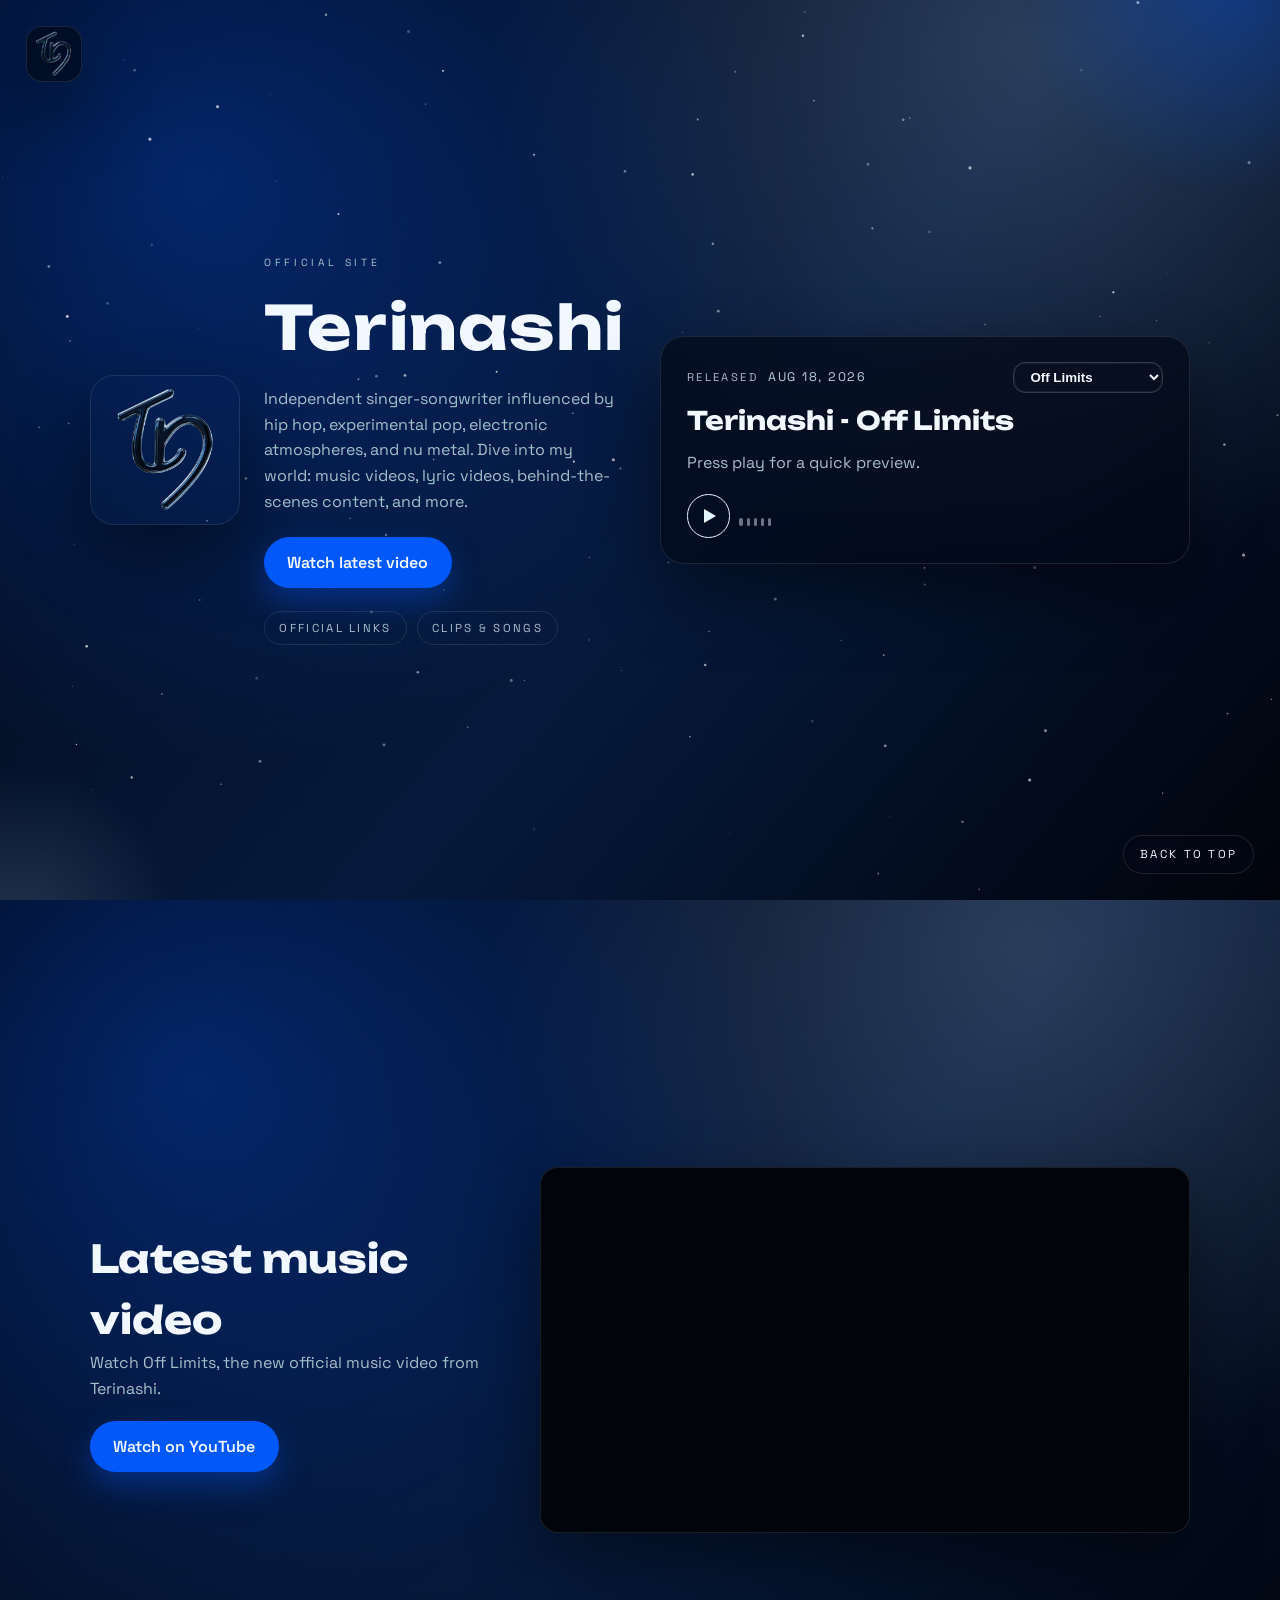
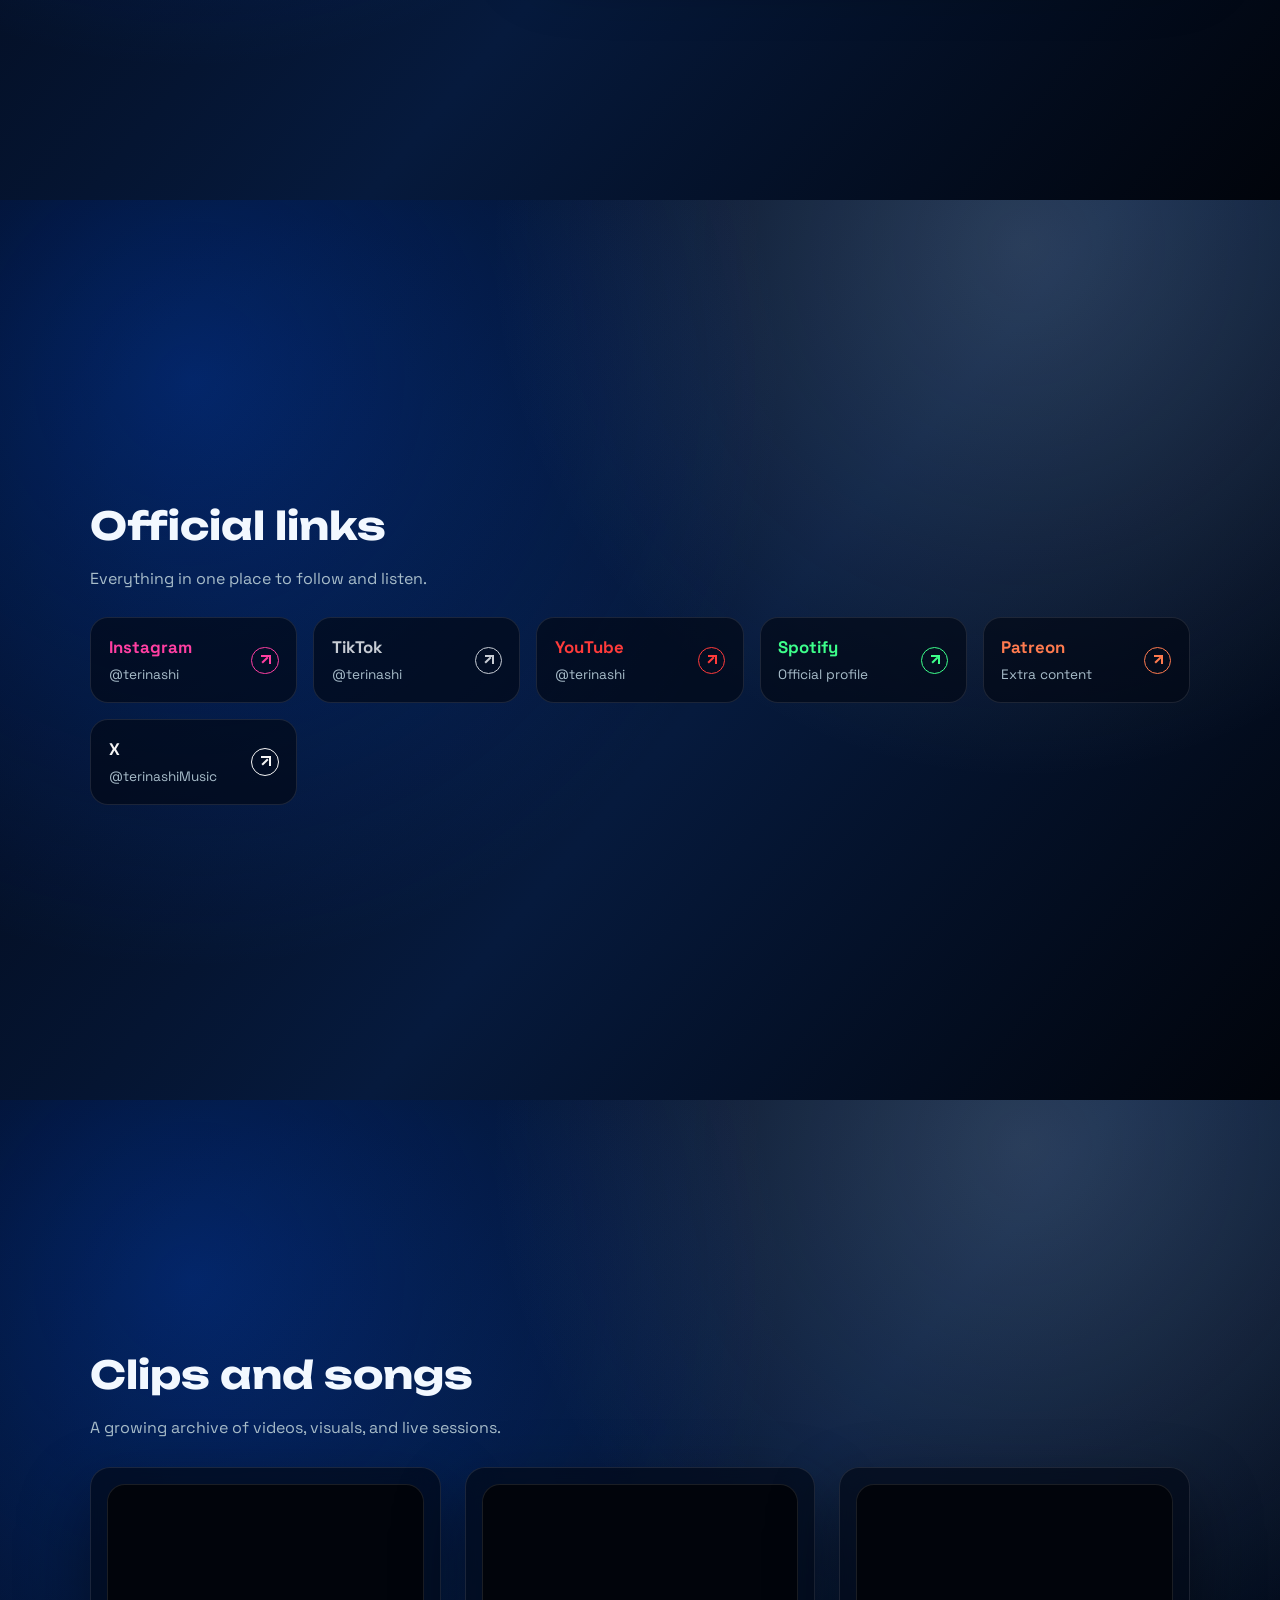
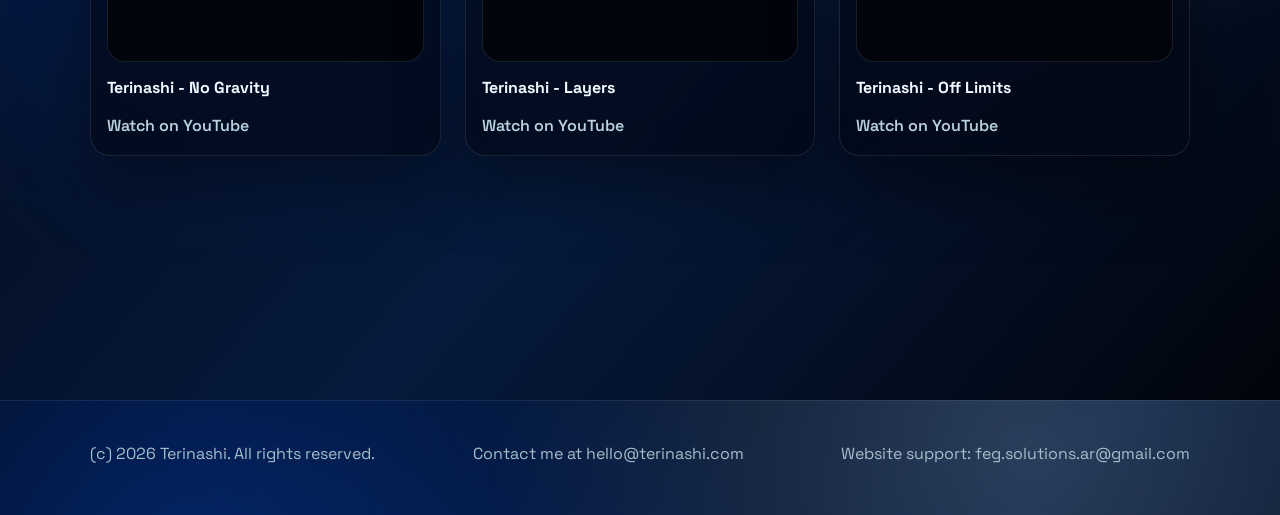
<file: index.html>
<!DOCTYPE html>
<html lang="en">
<head>
  <meta charset="UTF-8" />
  <meta http-equiv="X-UA-Compatible" content="IE=edge" />
  <meta name="viewport" content="width=device-width, initial-scale=1.0" />
  <title>Terinashi - Off Limits | Official Music Video</title>
  <meta name="description" content="Watch Terinashi - Off Limits, released August 18, 2026." />
  <meta property="og:title" content="Terinashi - Off Limits" />
  <meta property="og:description" content="Watch the official music video for Off Limits by Terinashi." />
  <meta property="og:url" content="https://terinashi.com" />
  <meta property="og:type" content="video.other" />
  <meta property="og:image" content="https://i.ytimg.com/vi/JoTjI9XeCSU/maxresdefault.jpg" />
  <meta property="og:image:alt" content="Terinashi - Off Limits" />
  <meta name="twitter:card" content="summary_large_image" />
  <meta name="twitter:title" content="Terinashi - Off Limits" />
  <meta name="twitter:description" content="Watch the official music video for Off Limits by Terinashi." />
  <meta name="twitter:image" content="https://i.ytimg.com/vi/JoTjI9XeCSU/maxresdefault.jpg" />
  <meta name="twitter:image:alt" content="Terinashi - Off Limits" />
  <meta name="theme-color" content="#020611" />
  <link rel="icon" href="/favicon.ico" />
  <link rel="preconnect" href="https://fonts.googleapis.com" />
  <link rel="preconnect" href="https://fonts.gstatic.com" crossorigin />
  <link href="https://fonts.googleapis.com/css2?family=Space+Grotesk:wght@400;500;600&family=Unbounded:wght@400;600;800&display=swap" rel="stylesheet" />
  <link rel="stylesheet" href="assets/css/main.css" />
</head>
<body>
  <canvas id="bg-canvas" aria-hidden="true"></canvas>
  <div class="noise" aria-hidden="true"></div>
  <a class="floating-logo" href="#landing" aria-label="Terinashi home">
    <img src="assets/img/cover.png" alt="Terinashi logo" />
  </a>

  <main id="sections" class="sections">
    <header class="hero snap-section" id="landing">
      <div class="container hero-grid">
        <div class="hero-left">
          <div class="brand">
            <img src="assets/img/cover.png" alt="Terinashi artwork" class="avatar" />
            <div class="brand-copy">
              <p class="eyebrow">Official Site</p>
              <h1>Terinashi</h1>
              <p class="tagline">Independent singer-songwriter influenced by hip hop, experimental pop, electronic atmospheres, and nu metal. Dive into my world: music videos, lyric videos, behind-the-scenes content, and more.</p>
              <div class="cta">
                <a class="btn primary" href="#latest">Watch latest video</a>
              </div>
              <nav class="section-nav" id="section-nav" aria-label="Sections"></nav>
            </div>
          </div>
        </div>
        <div class="hero-panel glass">
          <div class="panel-top">
            <div class="panel-release-meta">
              <p class="panel-label">Latest release</p>
              <p class="release-tag" id="release-tag" hidden></p>
            </div>
            <div class="release-switcher">
              <label for="release-select"></label>
              <select id="release-select" name="release-select"></select>
            </div>
          </div>
          <h2 class="panel-title" id="latest-title">Terinashi - Off Limits</h2>
          <p class="panel-meta">Press play for a quick preview.</p>
          <div class="panel-actions">
            <button class="btn outline preview-toggle" type="button" id="latest-audio-btn" aria-pressed="false" data-state="play" aria-label="Play preview">
              <span class="sr-only">Play preview</span>
            </button>
            <div class="audio-visualizer" id="audio-visualizer" aria-hidden="true">
              <span></span>
              <span></span>
              <span></span>
              <span></span>
              <span></span>
            </div>
          </div>
          <div class="audio-player" id="latest-audio-player" aria-hidden="true"></div>
        </div>
      </div>
    </header>

    <section id="intro" class="section snap-section">
      <div class="container intro-grid">
        <div class="intro-copy">
          <h2 class="section-title">Artist intro</h2>
          <p class="section-subtitle">A short personal intro from Terinashi to new listeners.</p>
        </div>
        <div class="video-frame glass">
          <iframe loading="lazy" id="intro-iframe" width="560" height="315" src="https://www.youtube.com/embed/MVVgty45aqQ" title="Artist intro video" frameborder="0" allow="accelerometer; autoplay; clipboard-write; encrypted-media; gyroscope; picture-in-picture; web-share" referrerpolicy="strict-origin-when-cross-origin" allowfullscreen></iframe>
        </div>
      </div>
    </section>

    <section id="latest" class="section snap-section">
      <div class="container latest-grid">
        <div class="latest-copy">
          <h2 class="section-title">Latest music video</h2>
          <p class="section-subtitle">Watch Off Limits, the new official music video from Terinashi.</p>
          <div class="cta">
            <a class="btn primary" id="latest-video-link" href="https://www.youtube.com/watch?v=JoTjI9XeCSU" target="_blank" rel="noopener">Watch on YouTube</a>
          </div>
        </div>
        <div class="video-frame glass">
          <iframe loading="lazy" id="latest-iframe" width="560" height="315" src="https://www.youtube.com/embed/JoTjI9XeCSU" title="Terinashi - Off Limits" frameborder="0" allow="accelerometer; autoplay; clipboard-write; encrypted-media; gyroscope; picture-in-picture; web-share" referrerpolicy="strict-origin-when-cross-origin" allowfullscreen></iframe>
        </div>
      </div>
    </section>

    <section id="links" class="section snap-section">
      <div class="container">
        <div class="section-head">
          <h2 class="section-title">Official links</h2>
          <p class="section-subtitle">Everything in one place to follow and listen.</p>
        </div>
        <div class="links-grid">
          <a class="link-card instagram" href="https://instagram.com/terinashi" target="_blank" rel="noopener">
            <div>
              <h3>Instagram</h3>
              <span>@terinashi</span>
            </div>
            <span class="link-action" aria-hidden="true"></span>
          </a>
          <a class="link-card tiktok" href="https://tiktok.com/@terinashi" target="_blank" rel="noopener">
            <div>
              <h3>TikTok</h3>
              <span>@terinashi</span>
            </div>
            <span class="link-action" aria-hidden="true"></span>
          </a>
          <a class="link-card youtube" href="https://youtube.com/@terinashi" target="_blank" rel="noopener">
            <div>
              <h3>YouTube</h3>
              <span>@terinashi</span>
            </div>
            <span class="link-action" aria-hidden="true"></span>
          </a>
          <a class="link-card spotify" href="https://open.spotify.com/artist/4ImJrUl2GnVD2dgYm2elaB" target="_blank" rel="noopener">
            <div>
              <h3>Spotify</h3>
              <span>Official profile</span>
            </div>
            <span class="link-action" aria-hidden="true"></span>
          </a>
          <a class="link-card patreon" href="/go/patreon/site?utm_medium=official_links&utm_content=patreon_card" target="_blank" rel="noopener">
            <div>
              <h3>Patreon</h3>
              <span>Extra content</span>
            </div>
            <span class="link-action" aria-hidden="true"></span>
          </a>
          <a class="link-card x" href="https://x.com/terinashiMusic" target="_blank" rel="noopener">
            <div>
              <h3>X</h3>
              <span>@terinashiMusic</span>
            </div>
            <span class="link-action" aria-hidden="true"></span>
          </a>
        </div>
      </div>
    </section>

    <section id="clips" class="section snap-section">
      <div class="container">
        <div class="section-head">
          <h2 class="section-title">Clips and songs</h2>
          <p class="section-subtitle">A growing archive of videos, visuals, and live sessions.</p>
        </div>
        <div id="video-list" class="video-grid">
          <div class="video-empty glass">
            <p>More videos coming soon.</p>
          </div>
        </div>
      </div>
    </section>
  </main>

  <footer class="site-footer">
    <div class="container footer-inner">
      <p>(c) <span id="year"></span> Terinashi. All rights reserved.</p>
      <p>Contact me at hello@terinashi.com</p>
      <p>Website support: feg.solutions.ar@gmail.com</p>
    </div>
  </footer>

  <a class="floating-top" href="#landing" aria-label="Back to top">Back to top</a>

  <script>
    const yearEl = document.getElementById('year');
    if (yearEl) {
      yearEl.textContent = new Date().getFullYear();
    }

    const siteConfig = {
      tagline: {
        desktop: 'Independent singer-songwriter influenced by hip hop, experimental pop, electronic atmospheres, and nu metal. Dive into my world: music videos, lyric videos, behind-the-scenes content, and more.', // Landing tagline for desktop.
        mobile: 'Independent singer-songwriter blending hip hop, experimental pop, electronic atmospheres, and nu metal.' // Shorter landing tagline for mobile.
      },
      releases: [
        {
          id: 'no-gravity',
          name: 'No Gravity',
          title: 'Terinashi - No Gravity', // Latest release title.
          releaseDate: '2025-10-01',
          videoUrl: 'https://www.youtube.com/watch?v=MVVgty45aqQ', // Full YouTube URL for the main video.
          previewUrl: 'https://youtu.be/MVVgty45aqQ?t=51', // YouTube URL with start time for the audio preview.
          palette: {
            bg1: '#0b0714',
            bg2: '#140b1f',
            bg3: '#04070d',
            accent: '#ff3b6b',
            accentText: '#0b0714',
            accent2: '#57f0d6',
            play: '#3dff8b',
            accentShadow: 'rgba(255, 59, 107, 0.35)',
            accent2Shadow: 'rgba(87, 240, 214, 0.18)',
            glass: 'rgba(10, 7, 17, 0.58)'
          },
          latest: false
        },
        {
          id: 'layers',
          name: 'Layers',
          title: 'Terinashi - Layers',
          releaseDate: '2026-02-25',
          videoUrl: 'https://www.youtube.com/watch?v=XTJdqofsgYc',
          previewUrl: 'https://youtu.be/XTJdqofsgYc?si=a4gpbc3fm8DPk9wZ&t=116',
          palette: {
            bg1: '#041014',
            bg2: '#061f24',
            bg3: '#042613',
            accent: '#8cf3ff',
            accentText: '#041014',
            accent2: '#33d28d',
            play: '#4fd4bc',
            accentShadow: 'rgba(140, 243, 255, 0.32)',
            accent2Shadow: 'rgba(51, 210, 141, 0.18)',
            glass: 'rgba(4, 16, 20, 0.62)'
          },
          latest: false
        },
        {
          id: 'off-limits',
          name: 'Off Limits',
          title: 'Terinashi - Off Limits',
          releaseDate: '2026-08-18',
          videoUrl: 'https://www.youtube.com/watch?v=JoTjI9XeCSU',
          previewUrl: 'https://youtu.be/JoTjI9XeCSU?t=1',
          palette: {
            bg1: '#020611',
            bg2: '#061a3d',
            bg3: '#01040b',
            accent: '#0358fa',
            accentText: '#f2f8ff',
            accent2: '#b9d1dc',
            play: '#dff7ff',
            accentShadow: 'rgba(3, 88, 250, 0.34)',
            accent2Shadow: 'rgba(185, 209, 220, 0.2)',
            glass: 'rgba(2, 8, 22, 0.68)'
          },
          latest: true
        }
      ],
      introVideo: {
        title: 'Terinashi - Artist intro', // Title used for the intro video iframe.
        videoUrl: 'https://www.youtube.com/watch?v=MVVgty45aqQ' // Intro video URL.
      },
      // Sections order and visibility.
      sections: [
        { id: 'landing', label: 'Home', enabled: true, showInNav: false },
        { id: 'latest', label: 'Latest video', enabled: true, showInNav: false },
        { id: 'links', label: 'Official links', enabled: true, showInNav: true },
        { id: 'intro', label: 'Intro', enabled: false, showInNav: true },
        { id: 'clips', label: 'Clips & songs', enabled: true, showInNav: true }
      ]
    };

    const releasesConfig = Array.isArray(siteConfig.releases) ? siteConfig.releases : [];
    const introVideo = siteConfig.introVideo || {};
    const sectionConfig = Array.isArray(siteConfig.sections) ? siteConfig.sections : [];
    const sectionsRoot = document.getElementById('sections');
    const sectionNav = document.getElementById('section-nav');
    const floatingTop = document.querySelector('.floating-top');
    const taglineEl = document.querySelector('.tagline');
    const floatingLogo = document.querySelector('.floating-logo');
    const releaseSelect = document.getElementById('release-select');
    const releaseTag = document.getElementById('release-tag');
    const panelLabel = document.querySelector('.panel-label');

    const defaultPalette = {
      bg1: getComputedStyle(document.documentElement).getPropertyValue('--bg-1').trim(),
      bg2: getComputedStyle(document.documentElement).getPropertyValue('--bg-2').trim(),
      bg3: getComputedStyle(document.documentElement).getPropertyValue('--bg-3').trim(),
      accent: getComputedStyle(document.documentElement).getPropertyValue('--accent').trim(),
      accentText: getComputedStyle(document.documentElement).getPropertyValue('--accent-text').trim(),
      accent2: getComputedStyle(document.documentElement).getPropertyValue('--accent-2').trim(),
      play: getComputedStyle(document.documentElement).getPropertyValue('--play').trim(),
      accentShadow: getComputedStyle(document.documentElement).getPropertyValue('--accent-shadow').trim(),
      accent2Shadow: getComputedStyle(document.documentElement).getPropertyValue('--accent-2-shadow').trim(),
      glass: getComputedStyle(document.documentElement).getPropertyValue('--glass').trim()
    };

    const paletteKeys = Object.keys(defaultPalette);

    function getReleaseById(id) {
      return releasesConfig.find((release) => release.id === id);
    }

    function getLatestRelease() {
      const marked = releasesConfig.find((release) => release.latest);
      if (marked) return marked;
      return releasesConfig[0] || {};
    }

    let activeRelease = getLatestRelease();

    function applySectionOrder() {
      if (!sectionsRoot || sectionConfig.length === 0) return;
      const sectionMap = new Map();

      sectionConfig.forEach((section) => {
        const sectionEl = document.getElementById(section.id);
        if (!sectionEl) return;
        if (section.enabled === false) {
          sectionEl.hidden = true;
          return;
        }
        sectionEl.hidden = false;
        sectionMap.set(section.id, sectionEl);
      });

      sectionConfig.forEach((section) => {
        const sectionEl = sectionMap.get(section.id);
        if (sectionEl) {
          sectionsRoot.appendChild(sectionEl);
        }
      });
    }

    function buildSectionNav() {
      if (!sectionNav || sectionConfig.length === 0) return;
      sectionNav.textContent = '';
      const fragment = document.createDocumentFragment();

      sectionConfig.forEach((section) => {
        if (section.enabled === false || !section.showInNav) return;
        const link = document.createElement('a');
        link.href = '#' + section.id;
        link.textContent = section.label || section.id;
        fragment.appendChild(link);
      });

      sectionNav.appendChild(fragment);
    }

    function setFloatingTopTarget() {
      if (!floatingTop || sectionConfig.length === 0) return;
      const firstSection = sectionConfig.find((section) => section.enabled !== false);
      if (firstSection) {
        floatingTop.href = '#' + firstSection.id;
      }
    }

    function updateTagline() {
      if (!taglineEl || !siteConfig.tagline) return;
      const mobileQuery = window.matchMedia('(max-width: 720px)');
      const nextText = mobileQuery.matches && siteConfig.tagline.mobile
        ? siteConfig.tagline.mobile
        : siteConfig.tagline.desktop;
      if (nextText) {
        taglineEl.textContent = nextText;
      }
    }

    function setupFloatingLogoVisibility() {
      if (!floatingLogo) return;
      const landingSection = document.getElementById('landing');
      if (!landingSection) return;

      const observer = new IntersectionObserver(
        (entries) => {
          entries.forEach((entry) => {
            if (entry.target.id !== 'landing') return;
            if (entry.isIntersecting) {
              floatingLogo.classList.add('is-hidden');
            } else {
              floatingLogo.classList.remove('is-hidden');
            }
          });
        },
        { threshold: 0.55 }
      );

      observer.observe(landingSection);
    }

    applySectionOrder();
    buildSectionNav();
    setFloatingTopTarget();
    setupFloatingLogoVisibility();
    updateTagline();

    const mobileQuery = window.matchMedia('(max-width: 720px)');
    if (mobileQuery.addEventListener) {
      mobileQuery.addEventListener('change', updateTagline);
    } else if (mobileQuery.addListener) {
      mobileQuery.addListener(updateTagline);
    }

    const videoListEl = document.getElementById('video-list');

    function getYouTubeId(url) {
      try {
        const parsed = new URL(url);
        if (parsed.hostname.includes('youtu.be')) {
          return parsed.pathname.slice(1);
        }
        if (parsed.hostname.includes('youtube.com')) {
          const id = parsed.searchParams.get('v');
          if (id) return id;
          if (parsed.pathname.startsWith('/embed/')) {
            return parsed.pathname.split('/').pop();
          }
        }
      } catch (error) {
        return null;
      }
      return null;
    }

    function parseTimeToSeconds(value) {
      if (!value) return 0;
      if (/^\d+$/.test(value)) return Number(value);

      const match = value.match(/(?:(\d+)h)?(?:(\d+)m)?(?:(\d+)s)?/);
      if (!match) return 0;

      const hours = match[1] ? Number(match[1]) : 0;
      const minutes = match[2] ? Number(match[2]) : 0;
      const seconds = match[3] ? Number(match[3]) : 0;
      return hours * 3600 + minutes * 60 + seconds;
    }

    function getYouTubeStartSeconds(url) {
      try {
        const parsed = new URL(url);
        const startValue = parsed.searchParams.get('t') || parsed.searchParams.get('start');
        return parseTimeToSeconds(startValue);
      } catch (error) {
        return 0;
      }
    }

    function buildEmbedUrl(url, options = {}) {
      const id = getYouTubeId(url);
      if (!id) return null;

      const params = new URLSearchParams();
      if (options.startSeconds && options.startSeconds > 0) {
        params.set('start', String(options.startSeconds));
      }
      if (options.autoplay) {
        params.set('autoplay', '1');
      }
      if (options.controls === false) {
        params.set('controls', '0');
      }
      params.set('playsinline', '1');
      params.set('modestbranding', '1');
      params.set('rel', '0');

      const query = params.toString();
      return 'https://www.youtube.com/embed/' + id + (query ? '?' + query : '');
    }

    const latestTitleEl = document.getElementById('latest-title');
    const latestVideoLink = document.getElementById('latest-video-link');
    const latestIframe = document.getElementById('latest-iframe');

    const introIframe = document.getElementById('intro-iframe');
    if (introIframe && introVideo.videoUrl) {
      const embedUrl = buildEmbedUrl(introVideo.videoUrl);
      if (embedUrl) {
        introIframe.src = embedUrl;
        introIframe.title = introVideo.title || 'Artist intro';
      }
    }

    const audioButton = document.getElementById('latest-audio-btn');
    const audioPlayer = document.getElementById('latest-audio-player');
    const audioVisualizer = document.getElementById('audio-visualizer');
    let previewPlaying = false;

    function stopAudioPreview() {
      if (!audioPlayer || !audioButton) return;
      audioPlayer.textContent = '';
      previewPlaying = false;
      audioButton.setAttribute('data-state', 'play');
      audioButton.setAttribute('aria-pressed', 'false');
      audioButton.setAttribute('aria-label', 'Play preview');
      if (audioVisualizer) {
        audioVisualizer.classList.remove('is-playing');
      }
      const label = audioButton.querySelector('.sr-only');
      if (label) {
        label.textContent = 'Play preview';
      }
    }

    function startAudioPreview() {
      if (!audioPlayer || !audioButton) return;
      const previewUrl = activeRelease.previewUrl || activeRelease.videoUrl;
      if (!previewUrl) return;

      const startSeconds = getYouTubeStartSeconds(previewUrl);
      const embedUrl = buildEmbedUrl(previewUrl, {
        startSeconds,
        autoplay: true,
        controls: false
      });

      if (!embedUrl) return;

      const iframe = document.createElement('iframe');
      iframe.src = embedUrl;
      iframe.title = activeRelease.title ? activeRelease.title + ' preview' : 'Audio preview';
      iframe.allow = 'autoplay; encrypted-media';
      iframe.referrerPolicy = 'strict-origin-when-cross-origin';
      iframe.setAttribute('allowfullscreen', '');

      audioPlayer.textContent = '';
      audioPlayer.appendChild(iframe);

      previewPlaying = true;
      audioButton.setAttribute('data-state', 'stop');
      audioButton.setAttribute('aria-pressed', 'true');
      audioButton.setAttribute('aria-label', 'Stop preview');
      if (audioVisualizer) {
        audioVisualizer.classList.add('is-playing');
      }
      const label = audioButton.querySelector('.sr-only');
      if (label) {
        label.textContent = 'Stop preview';
      }
    }

    if (audioButton) {
      audioButton.addEventListener('click', () => {
        if (previewPlaying) {
          stopAudioPreview();
        } else {
          startAudioPreview();
        }
      });
    }

    function toCssVarName(key) {
      return '--' + key
        .replace(/([A-Z])/g, '-$1')
        .replace(/([0-9])/g, '-$1')
        .toLowerCase();
    }

    function applyPalette(palette = {}) {
      paletteKeys.forEach((key) => {
        const nextValue = palette[key] || defaultPalette[key];
        document.documentElement.style.setProperty(toCssVarName(key), nextValue);
      });
    }

    function renderReleaseSelector() {
      if (!releaseSelect) return;
      releaseSelect.textContent = '';

      releasesConfig.forEach((release) => {
        const option = document.createElement('option');
        option.value = release.id;
        option.textContent = release.name || release.title || release.id;
        if (release.id === activeRelease.id) {
          option.selected = true;
        }
        releaseSelect.appendChild(option);
      });

      releaseSelect.addEventListener('change', () => {
        const selected = getReleaseById(releaseSelect.value);
        if (selected) {
          setActiveRelease(selected);
        }
      });
    }

    function parseIsoDate(value) {
      if (!value) return null;
      const match = String(value).trim().match(/^(\d{4})-(\d{2})-(\d{2})$/);
      if (!match) return null;
      const year = Number(match[1]);
      const monthIndex = Number(match[2]) - 1;
      const day = Number(match[3]);
      const date = new Date(year, monthIndex, day);
      if (Number.isNaN(date.getTime())) return null;
      return date;
    }

    function startOfDay(date) {
      return new Date(date.getFullYear(), date.getMonth(), date.getDate());
    }

    function isFutureDate(date) {
      return startOfDay(date) > startOfDay(new Date());
    }

    function formatDisplayDate(date) {
      return new Intl.DateTimeFormat('en-US', {
        month: 'short',
        day: 'numeric',
        year: 'numeric'
      }).format(date);
    }

    function updateReleaseTag() {
      const releaseDateValue = activeRelease && activeRelease.releaseDate ? String(activeRelease.releaseDate).trim() : '';
      const parsedReleaseDate = parseIsoDate(releaseDateValue);
      const hasReleaseDate = Boolean(releaseDateValue);
      const futureRelease = parsedReleaseDate ? isFutureDate(parsedReleaseDate) : false;

      if (panelLabel) {
        if (!hasReleaseDate) {
          panelLabel.textContent = activeRelease.latest ? 'Latest release' : 'Release date';
        } else {
          panelLabel.textContent = futureRelease ? 'Releases' : 'Released';
        }
      }

      if (!releaseTag) return;
      if (!hasReleaseDate) {
        releaseTag.textContent = '';
        releaseTag.hidden = true;
        return;
      }
      releaseTag.textContent = parsedReleaseDate ? formatDisplayDate(parsedReleaseDate) : releaseDateValue;
      releaseTag.hidden = false;
    }

    function createVideoCard(video) {
      const embedUrl = buildEmbedUrl(video.url);
      if (!embedUrl || !videoListEl) return null;

      const card = document.createElement('article');
      card.className = 'video-card glass';

      const frame = document.createElement('div');
      frame.className = 'video-frame';
      frame.innerHTML = '<iframe loading="lazy" src="' + embedUrl + '" title="' + video.title + '" frameborder="0" allow="accelerometer; autoplay; clipboard-write; encrypted-media; gyroscope; picture-in-picture; web-share" referrerpolicy="strict-origin-when-cross-origin" allowfullscreen></iframe>';

      const title = document.createElement('h3');
      title.textContent = video.title;

      const link = document.createElement('a');
      link.href = video.url;
      link.target = '_blank';
      link.rel = 'noopener';
      link.className = 'video-link';
      link.textContent = 'Watch on YouTube';

      card.append(frame, title, link);
      return card;
    }

    function renderVideoGrid(entries) {
      if (!videoListEl) return;
      videoListEl.textContent = '';

      const finalList = entries.filter((video) => video.title && video.url);

      if (finalList.length === 0) {
        const empty = document.createElement('div');
        empty.className = 'video-empty glass';
        empty.innerHTML = '<p>More videos coming soon.</p>';
        videoListEl.appendChild(empty);
        return;
      }

      finalList.forEach((video) => {
        const card = createVideoCard(video);
        if (card) {
          videoListEl.appendChild(card);
        }
      });
    }

    function buildVideoList() {
      const entries = releasesConfig
        .filter((release) => release && release.title && release.videoUrl)
        .map((release) => ({
          title: release.title,
          url: release.videoUrl
        }));

      renderVideoGrid(entries);
    }

    function setActiveRelease(release) {
      if (!release) return;
      activeRelease = release;
      stopAudioPreview();

      if (latestTitleEl && activeRelease.title) {
        latestTitleEl.textContent = activeRelease.title;
      }

      if (latestVideoLink && activeRelease.videoUrl) {
        latestVideoLink.href = activeRelease.videoUrl;
      }

      if (latestIframe && activeRelease.videoUrl) {
        const embedUrl = buildEmbedUrl(activeRelease.videoUrl);
        if (embedUrl) {
          latestIframe.src = embedUrl;
          latestIframe.title = activeRelease.title || 'Latest release';
        }
      }

      updateReleaseTag();
      applyPalette(activeRelease.palette);
    }

    applyPalette(activeRelease.palette);
    renderReleaseSelector();
    buildVideoList();
    setActiveRelease(activeRelease);

    const canvas = document.getElementById('bg-canvas');
    if (canvas) {
      const ctx = canvas.getContext('2d');
      let width = 0;
      let height = 0;
      let particles = [];
      const reduceMotion = window.matchMedia('(prefers-reduced-motion: reduce)').matches;
      const saveData = navigator.connection && navigator.connection.saveData;

      const resize = () => {
        width = canvas.width = window.innerWidth;
        height = canvas.height = window.innerHeight;
        const count = Math.min(140, Math.floor((width * height) / 9000));
        particles = Array.from({ length: count }, () => ({
          x: Math.random() * width,
          y: Math.random() * height,
          radius: Math.random() * 1.2 + 0.4,
          speed: Math.random() * 0.6 + 0.15,
          drift: (Math.random() - 0.5) * 0.2,
          alpha: Math.random() * 0.6 + 0.15
        }));
      };

      const draw = () => {
        ctx.clearRect(0, 0, width, height);
        for (const p of particles) {
          ctx.globalAlpha = p.alpha;
          ctx.fillStyle = '#ffffff';
          ctx.beginPath();
          ctx.arc(p.x, p.y, p.radius, 0, Math.PI * 2);
          ctx.fill();
          p.y -= p.speed;
          p.x += p.drift;
          if (p.y < -20) {
            p.y = height + 20;
            p.x = Math.random() * width;
          }
          if (p.x < -20) {
            p.x = width + 20;
          } else if (p.x > width + 20) {
            p.x = -20;
          }
        }
        ctx.globalAlpha = 1;
      };

      const loop = () => {
        draw();
        requestAnimationFrame(loop);
      };

      resize();
      window.addEventListener('resize', resize);

      if (!reduceMotion && !saveData) {
        loop();
      } else {
        draw();
      }
    }
  </script>
</body>
</html>
</file>
<file: assets/css/main.css>
:root {
  --bg-1: #020611;
  --bg-2: #061a3d;
  --bg-3: #01040b;
  --text: #f2f8ff;
  --muted: #a8bdca;
  --accent: #0358fa;
  --accent-text: #f2f8ff;
  --accent-shadow: rgba(3, 88, 250, 0.34);
  --accent-2: #b9d1dc;
  --accent-2-shadow: rgba(185, 209, 220, 0.2);
  --play: #dff7ff;
  --stroke: rgba(255, 255, 255, 0.1);
  --glass: rgba(2, 8, 22, 0.68);
  --shadow: 0 30px 70px rgba(0, 0, 0, 0.45);
  --max-width: 1100px;
}

* {
  box-sizing: border-box;
  margin: 0;
  padding: 0;
}

[hidden] {
  display: none !important;
}

html {
  scroll-behavior: smooth;
  height: 100%;
  scroll-snap-type: y mandatory;
  scroll-padding-top: 0;
}

body {
  min-height: 100%;
  font-family: 'Space Grotesk', sans-serif;
  color: var(--text);
  background:
    radial-gradient(circle at 15% 20%, var(--accent-shadow), transparent 45%),
    radial-gradient(circle at 80% 5%, var(--accent-2-shadow), transparent 40%),
    linear-gradient(130deg, var(--bg-1), var(--bg-2) 55%, var(--bg-3));
  line-height: 1.6;
  overflow-x: hidden;
}

a {
  color: inherit;
}

img {
  max-width: 100%;
  display: block;
}

#bg-canvas,
.noise {
  position: fixed;
  inset: 0;
  width: 100%;
  height: 100%;
  pointer-events: none;
}

#bg-canvas {
  z-index: -2;
}

.noise {
  z-index: -1;
  opacity: 0.18;
  background-image: radial-gradient(rgba(255, 255, 255, 0.08) 1px, transparent 1px);
  background-size: 3px 3px;
  mix-blend-mode: soft-light;
}

.floating-logo {
  position: fixed;
  top: 1.6rem;
  left: 1.6rem;
  z-index: 9;
  width: 56px;
  height: 56px;
  border-radius: 16px;
  border: 1px solid var(--stroke);
  background: var(--glass);
  box-shadow: var(--shadow);
  display: inline-flex;
  align-items: center;
  justify-content: center;
  text-decoration: none;
  transition: transform 0.2s ease, border-color 0.2s ease;
}

.floating-logo img {
  width: 100%;
  height: 100%;
  border-radius: 14px;
  object-fit: cover;
}

.floating-logo:hover {
  transform: translateY(-2px);
  border-color: var(--accent-2);
}

.floating-logo.is-hidden {
  opacity: 0;
  pointer-events: none;
  transform: translateY(-6px);
}

.container {
  width: min(var(--max-width), 92vw);
  margin: 0 auto;
}

.snap-section {
  scroll-snap-align: start;
  scroll-snap-stop: always;
  min-height: 100vh;
  min-height: 100svh;
  padding: clamp(3.5rem, 8vh, 6rem) 0;
  display: flex;
  flex-direction: column;
  justify-content: center;
}

.hero {
  position: relative;
  overflow: hidden;
}

.hero::before {
  content: "";
  position: absolute;
  width: 420px;
  height: 420px;
  top: -220px;
  right: -160px;
  background: radial-gradient(circle, var(--accent-shadow), transparent 70%);
  opacity: 0.9;
  animation: float 12s ease-in-out infinite;
  z-index: -1;
}

.hero::after {
  content: "";
  position: absolute;
  width: 320px;
  height: 320px;
  bottom: -180px;
  left: -140px;
  background: radial-gradient(circle, var(--accent-2-shadow), transparent 70%);
  opacity: 0.8;
  animation: float 14s ease-in-out infinite reverse;
  z-index: -1;
}

@keyframes float {
  0%,
  100% {
    transform: translateY(0);
  }
  50% {
    transform: translateY(20px);
  }
}

.hero-grid {
  display: grid;
  grid-template-columns: repeat(auto-fit, minmax(min(280px, 100%), 1fr));
  gap: 2.5rem;
  align-items: center;
}

.hero-grid > * {
  min-width: 0;
}

.brand {
  display: flex;
  align-items: center;
  gap: 1.5rem;
  flex-wrap: wrap;
  max-width: 100%;
}

.brand-copy {
  flex: 1 1 220px;
  min-width: 0;
  max-width: 100%;
}

.avatar {
  width: 150px;
  height: 150px;
  border-radius: 24px;
  object-fit: cover;
  border: 1px solid var(--stroke);
  box-shadow: var(--shadow);
}

.eyebrow {
  text-transform: uppercase;
  letter-spacing: 0.35em;
  font-size: 0.65rem;
  color: var(--muted);
  margin-bottom: 0.5rem;
}

h1 {
  font-family: 'Unbounded', sans-serif;
  font-size: clamp(2.4rem, 5vw, 3.8rem);
  letter-spacing: 0.02em;
}

.tagline {
  color: var(--muted);
  margin-top: 0.6rem;
  max-width: 32rem;
  overflow-wrap: anywhere;
}

.cta {
  display: flex;
  gap: 0.75rem;
  flex-wrap: wrap;
  margin-top: 1.4rem;
  min-width: 0;
  max-width: 100%;
}

.section-nav {
  display: flex;
  flex-wrap: wrap;
  gap: 0.6rem;
  margin-top: 1.4rem;
}

.section-nav a {
  text-decoration: none;
  font-size: 0.72rem;
  letter-spacing: 0.2em;
  text-transform: uppercase;
  border: 1px solid var(--stroke);
  padding: 0.45rem 0.9rem;
  border-radius: 999px;
  color: var(--muted);
  transition: transform 0.2s ease, border-color 0.2s ease, color 0.2s ease;
}

.section-nav a:hover {
  transform: translateY(-2px);
  border-color: var(--accent-2);
  color: var(--text);
}

.btn {
  display: inline-flex;
  align-items: center;
  justify-content: center;
  padding: 0.75rem 1.4rem;
  border-radius: 999px;
  font-weight: 600;
  text-decoration: none;
  border: 1px solid transparent;
  transition: transform 0.2s ease, box-shadow 0.2s ease, border-color 0.2s ease;
  max-width: 100%;
  white-space: normal;
  text-align: center;
}

.btn.primary {
  background: var(--accent);
  color: var(--accent-text);
  box-shadow: 0 14px 30px var(--accent-shadow);
}

.btn.ghost {
  background: rgba(255, 255, 255, 0.04);
  border-color: var(--stroke);
}

.btn.outline {
  background: transparent;
  border-color: var(--accent);
  color: var(--accent);
}

.btn:hover {
  transform: translateY(-2px);
}

.glass {
  background: var(--glass);
  border: 1px solid var(--stroke);
  border-radius: 24px;
  backdrop-filter: blur(16px);
  box-shadow: var(--shadow);
}

.hero-panel {
  padding: 1.6rem;
  position: relative;
  min-width: 0;
  max-width: 100%;
}

.panel-top {
  display: flex;
  align-items: center;
  justify-content: space-between;
  gap: 1rem;
  flex-wrap: wrap;
  min-width: 0;
  max-width: 100%;
}

.panel-release-meta {
  display: flex;
  align-items: baseline;
  gap: 0.6rem;
  flex-wrap: wrap;
  min-width: 0;
}

.panel-label {
  font-size: 0.7rem;
  letter-spacing: 0.22em;
  text-transform: uppercase;
  color: var(--muted);
}

.release-switcher {
  display: inline-flex;
  align-items: center;
  gap: 0.5rem;
  color: var(--muted);
  font-size: 0.85rem;
  min-width: 0;
  max-width: 100%;
}

.release-switcher label {
  font-size: 0.72rem;
  letter-spacing: 0.16em;
  text-transform: uppercase;
}

.release-switcher select {
  background: transparent;
  border: 1px solid rgba(255, 255, 255, 0.18);
  border-radius: 12px;
  color: var(--text);
  padding: 0.35rem 0.75rem;
  min-width: 150px;
  max-width: 100%;
  font-weight: 600;
  box-shadow: inset 0 0 0 1px rgba(255, 255, 255, 0.06);
}

.release-switcher select option {
  background: var(--bg-1);
  color: var(--text);
}

.release-switcher select option:checked {
  background: rgba(255, 255, 255, 0.12);
  color: var(--text);
}

.release-switcher select:focus-visible {
  outline: 2px solid var(--accent-2);
  outline-offset: 2px;
}

.release-tag {
  color: var(--accent-2);
  text-transform: uppercase;
  letter-spacing: 0.14em;
  font-size: 0.78rem;
  margin: 0;
}

.panel-title {
  font-family: 'Unbounded', sans-serif;
  font-size: 1.6rem;
  margin: 0.5rem 0;
  max-width: 100%;
  overflow-wrap: anywhere;
}

.panel-meta {
  color: var(--muted);
  margin-bottom: 1.2rem;
}

.panel-actions {
  display: flex;
  flex-wrap: wrap;
  gap: 0.6rem;
  align-items: center;
}

.audio-visualizer {
  display: flex;
  align-items: flex-end;
  gap: 0.25rem;
  height: 1.3rem;
  opacity: 0.45;
}

.audio-visualizer span {
  width: 0.2rem;
  height: 0.5rem;
  background: var(--play);
  border-radius: 999px;
  transform-origin: bottom;
}

.audio-visualizer.is-playing {
  opacity: 0.9;
}

.audio-visualizer.is-playing span {
  animation: audio-bars 0.9s ease-in-out infinite;
}

.audio-visualizer.is-playing span:nth-child(2) {
  animation-delay: 0.1s;
}

.audio-visualizer.is-playing span:nth-child(3) {
  animation-delay: 0.2s;
}

.audio-visualizer.is-playing span:nth-child(4) {
  animation-delay: 0.3s;
}

.audio-visualizer.is-playing span:nth-child(5) {
  animation-delay: 0.4s;
}

@keyframes audio-bars {
  0%,
  100% {
    transform: scaleY(0.5);
  }
  50% {
    transform: scaleY(1.5);
  }
}

.preview-toggle {
  width: 2.7rem;
  height: 2.7rem;
  padding: 0;
  position: relative;
  border-color: var(--accent);
  color: var(--accent);
}

.preview-toggle::before {
  content: "";
  position: absolute;
}

.preview-toggle[data-state="play"]::before {
  border-style: solid;
  border-width: 0.45rem 0 0.45rem 0.75rem;
  border-color: transparent transparent transparent var(--play);
  transform: translateX(2px);
}

.preview-toggle[data-state="stop"]::before {
  width: 0.75rem;
  height: 0.75rem;
  background: var(--accent);
  border-radius: 3px;
}

.sr-only {
  position: absolute;
  width: 1px;
  height: 1px;
  padding: 0;
  margin: -1px;
  overflow: hidden;
  clip: rect(0 0 0 0);
  white-space: nowrap;
  border: 0;
}

.audio-player {
  position: absolute;
  width: 1px;
  height: 1px;
  overflow: hidden;
  clip: rect(0 0 0 0);
  clip-path: inset(50%);
}

.audio-player iframe {
  width: 1px;
  height: 1px;
  border: 0;
}

.section {
  padding: 0;
}

.section-head {
  display: flex;
  flex-direction: column;
  gap: 0.6rem;
  margin-bottom: 1.6rem;
}

.section-title {
  font-family: 'Unbounded', sans-serif;
  font-size: clamp(1.6rem, 3.4vw, 2.4rem);
}

.section-subtitle {
  color: var(--muted);
  max-width: 40rem;
}

.links-grid {
  display: grid;
  grid-template-columns: repeat(auto-fit, minmax(200px, 1fr));
  gap: 1rem;
}

.link-card {
  background: var(--glass);
  border: 1px solid var(--stroke);
  border-radius: 18px;
  padding: 1rem 1.1rem;
  display: flex;
  align-items: center;
  justify-content: space-between;
  text-decoration: none;
  gap: 1rem;
  transition: transform 0.2s ease, border-color 0.2s ease, box-shadow 0.2s ease;
}

.link-card > div {
  min-width: 0;
}

.link-card h3 {
  font-size: 1.05rem;
  margin-bottom: 0.2rem;
  color: var(--brand);
}

.link-card div span {
  color: var(--muted);
  font-size: 0.85rem;
  display: block;
  white-space: nowrap;
  overflow: hidden;
  text-overflow: ellipsis;
}

.link-card .link-action {
  width: 1.7rem;
  height: 1.7rem;
  border: 1px solid var(--brand);
  border-radius: 999px;
  display: inline-flex;
  align-items: center;
  justify-content: center;
  flex: 0 0 auto;
  position: relative;
}

.link-card .link-action::before {
  content: "";
  width: 0.45rem;
  height: 0.45rem;
  border-top: 2px solid var(--brand);
  border-right: 2px solid var(--brand);
  transform: translate(1px, -1px);
}

.link-card .link-action::after {
  content: "";
  position: absolute;
  width: 0.5rem;
  height: 2px;
  background: var(--brand);
  transform: rotate(-45deg);
}

.link-card:hover {
  transform: translateY(-4px);
  border-color: var(--brand);
  box-shadow: 0 12px 30px rgba(0, 0, 0, 0.35);
}

.link-card.instagram {
  --brand: #ff3fa2;
}

.link-card.tiktok {
  --brand: #c7ccd4;
}

.link-card.youtube {
  --brand: #ff3b3b;
}

.link-card.spotify {
  --brand: #3dff8b;
}

.link-card.patreon {
  --brand: #ff7b4f;
}

.link-card.x {
  --brand: #f5f5f5;
}

.intro-grid {
  display: grid;
  grid-template-columns: minmax(260px, 0.9fr) minmax(280px, 1.1fr);
  gap: 2rem;
  align-items: center;
}

.intro-copy {
  max-width: 32rem;
}

.latest-grid {
  display: grid;
  grid-template-columns: minmax(280px, 0.85fr) minmax(320px, 1.35fr);
  gap: 2.5rem;
  align-items: center;
}

.latest-copy .cta {
  margin-top: 1.2rem;
}

.video-frame {
  width: 100%;
  aspect-ratio: 16 / 9;
  border-radius: 18px;
  overflow: hidden;
  border: 1px solid var(--stroke);
  background: var(--bg-3);
}

.video-frame iframe {
  width: 100%;
  height: 100%;
  border: 0;
}

.video-grid {
  display: grid;
  grid-template-columns: repeat(auto-fit, minmax(240px, 1fr));
  gap: 1.5rem;
}

.video-card {
  padding: 1rem;
  border-radius: 20px;
  display: flex;
  flex-direction: column;
  gap: 0.8rem;
}

.video-card h3 {
  font-size: 1rem;
}

.video-link {
  color: var(--accent-2);
  text-decoration: none;
  font-weight: 600;
}

.video-empty {
  padding: 1.5rem;
  color: var(--muted);
  text-align: center;
}

code {
  font-family: "Courier New", monospace;
  font-size: 0.9em;
  background: rgba(255, 255, 255, 0.08);
  padding: 0.1rem 0.35rem;
  border-radius: 6px;
}

footer {
  padding: 2.5rem 0 3rem;
  border-top: 1px solid rgba(255, 255, 255, 0.08);
  color: var(--muted);
}

.site-footer {
  scroll-snap-align: start;
  scroll-snap-stop: always;
}

.footer-inner {
  display: flex;
  flex-wrap: wrap;
  gap: 1rem;
  align-items: center;
  justify-content: space-between;
}

.footer-link {
  text-decoration: none;
  color: var(--accent-2);
}

.floating-top {
  position: fixed;
  right: 1.6rem;
  bottom: 1.6rem;
  z-index: 10;
  padding: 0.6rem 1rem;
  border-radius: 999px;
  border: 1px solid var(--stroke);
  background: var(--glass);
  color: var(--text);
  text-decoration: none;
  font-size: 0.72rem;
  letter-spacing: 0.2em;
  text-transform: uppercase;
  backdrop-filter: blur(12px);
  transition: transform 0.2s ease, border-color 0.2s ease;
}

.floating-top:hover {
  transform: translateY(-2px);
  border-color: var(--accent-2);
}

@media (max-width: 720px) {
  .floating-logo {
    top: 1rem;
    left: 1rem;
    width: 48px;
    height: 48px;
    border-radius: 14px;
  }

  .snap-section {
    padding: 2rem 0 2.5rem;
    justify-content: flex-start;
  }

  .section.snap-section {
    padding-top: 8.25rem;
  }

  .avatar {
    width: 104px;
    height: 104px;
  }

  .hero-grid {
    gap: 1.4rem;
  }

  h1 {
    font-size: clamp(2rem, 8.5vw, 2.7rem);
  }

  .tagline {
    font-size: 0.95rem;
  }

  .hero-panel {
    padding: 1.2rem;
  }

  .panel-top {
    flex-direction: column;
    align-items: flex-start;
  }

  .release-switcher {
    width: 100%;
  }

  .release-switcher label:empty {
    display: none;
  }

  .release-switcher select {
    flex: 1 1 auto;
    width: auto;
    min-width: 0;
  }

  .panel-title {
    font-size: 1.35rem;
  }

  .panel-meta {
    font-size: 0.92rem;
  }

  .section-title {
    font-size: clamp(1.35rem, 6.2vw, 2rem);
  }

  .section-subtitle {
    font-size: 0.95rem;
  }

  .links-grid {
    grid-template-columns: repeat(auto-fit, minmax(150px, 1fr));
  }

  #links .section-head,
  #latest .section-head {
    text-align: center;
    align-items: center;
  }

  .intro-grid,
  .latest-grid {
    grid-template-columns: 1fr;
    gap: 1.5rem;
  }

  .video-grid {
    gap: 1rem;
  }

  .video-card {
    padding: 0.85rem;
    border-radius: 16px;
  }

  #clips {
    padding-top: 6.25rem;
  }

  .cta {
    width: 100%;
  }

  .cta .btn {
    flex: 1 1 auto;
    justify-content: center;
  }

  .section-nav {
    width: 100%;
    justify-content: center;
  }

  .floating-top {
    right: 1rem;
    bottom: 1rem;
    font-size: 0.64rem;
    letter-spacing: 0.16em;
  }
}

@media (max-width: 540px) {
  .brand {
    flex-direction: column;
    justify-content: center;
    text-align: center;
  }

  .brand-copy {
    flex: 0 1 auto;
    width: 100%;
  }

  .hero-panel {
    text-align: center;
  }
}

@media (prefers-reduced-motion: reduce) {
  html {
    scroll-behavior: auto;
    scroll-snap-type: none;
  }

  * {
    animation: none !important;
    transition: none !important;
  }
}
.preview-toggle[data-state="play"] {
  border-color: var(--play);
  color: var(--play);
}
</file>
